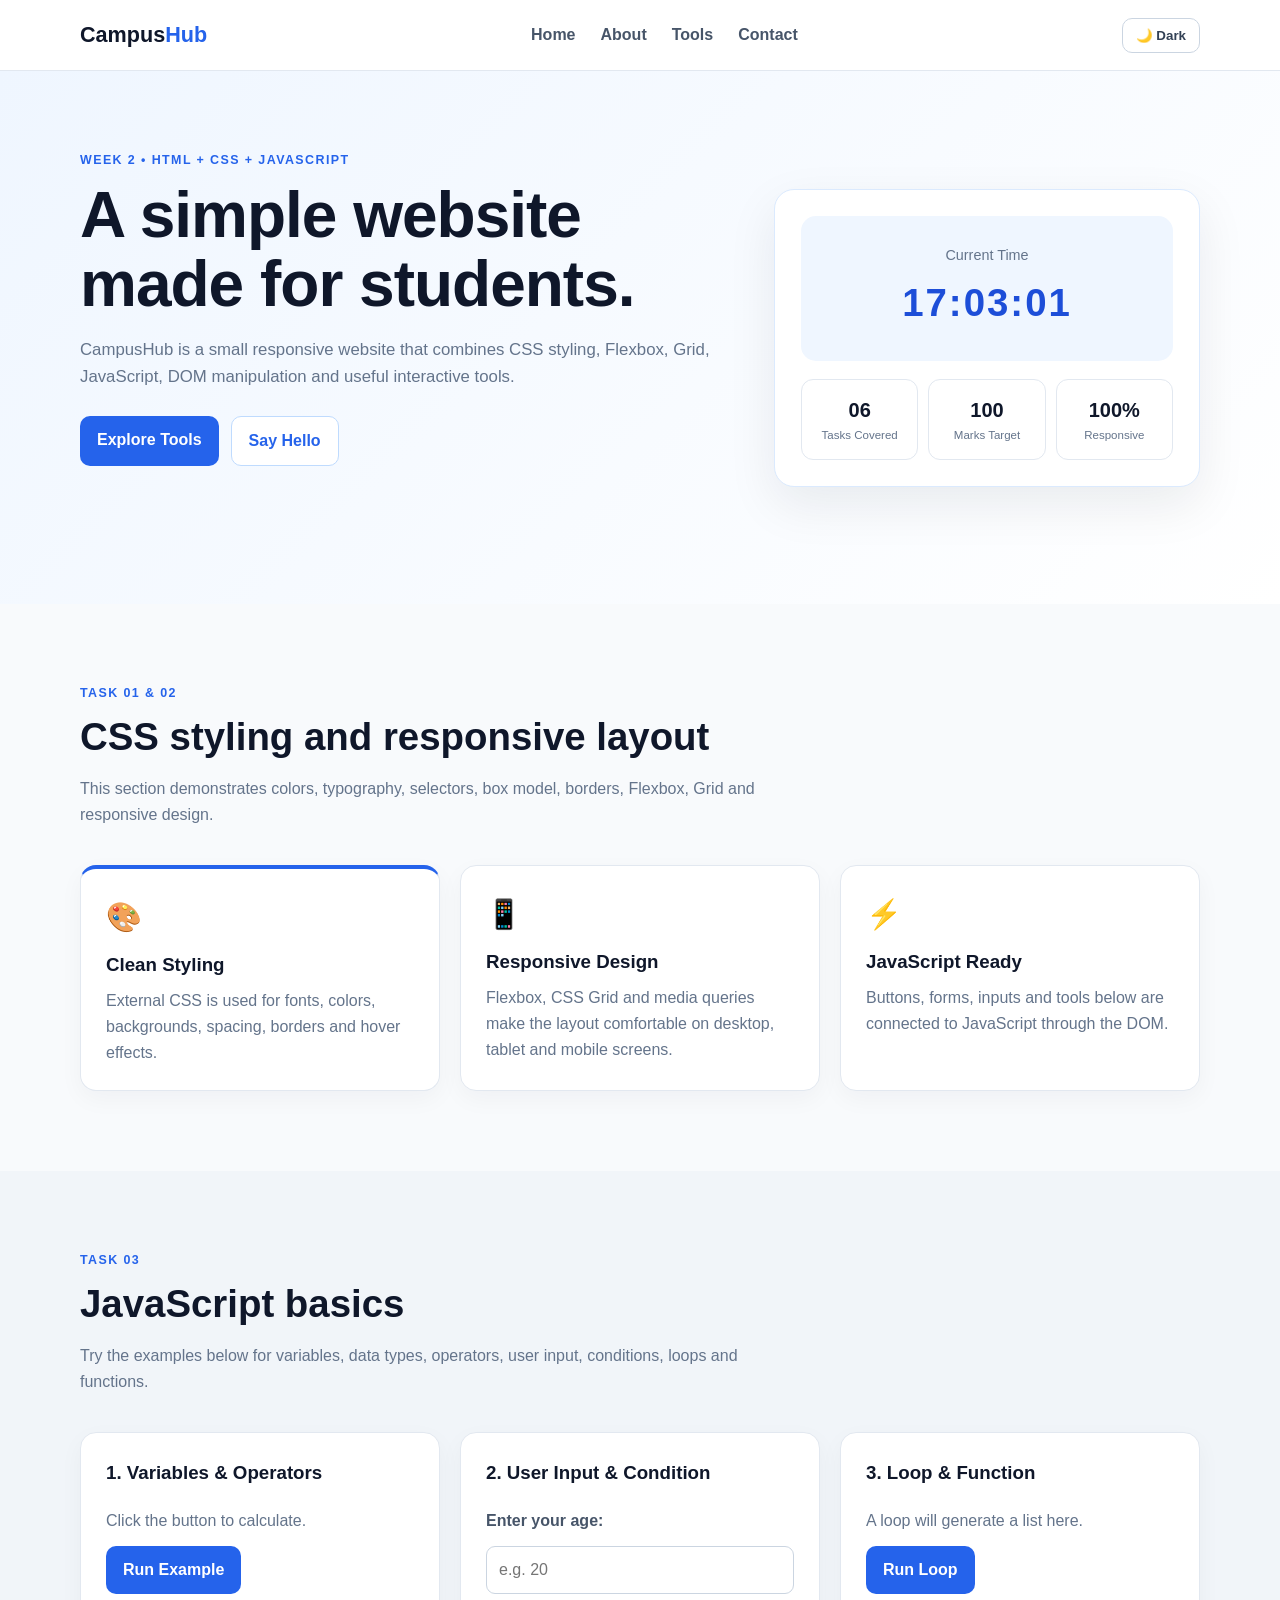
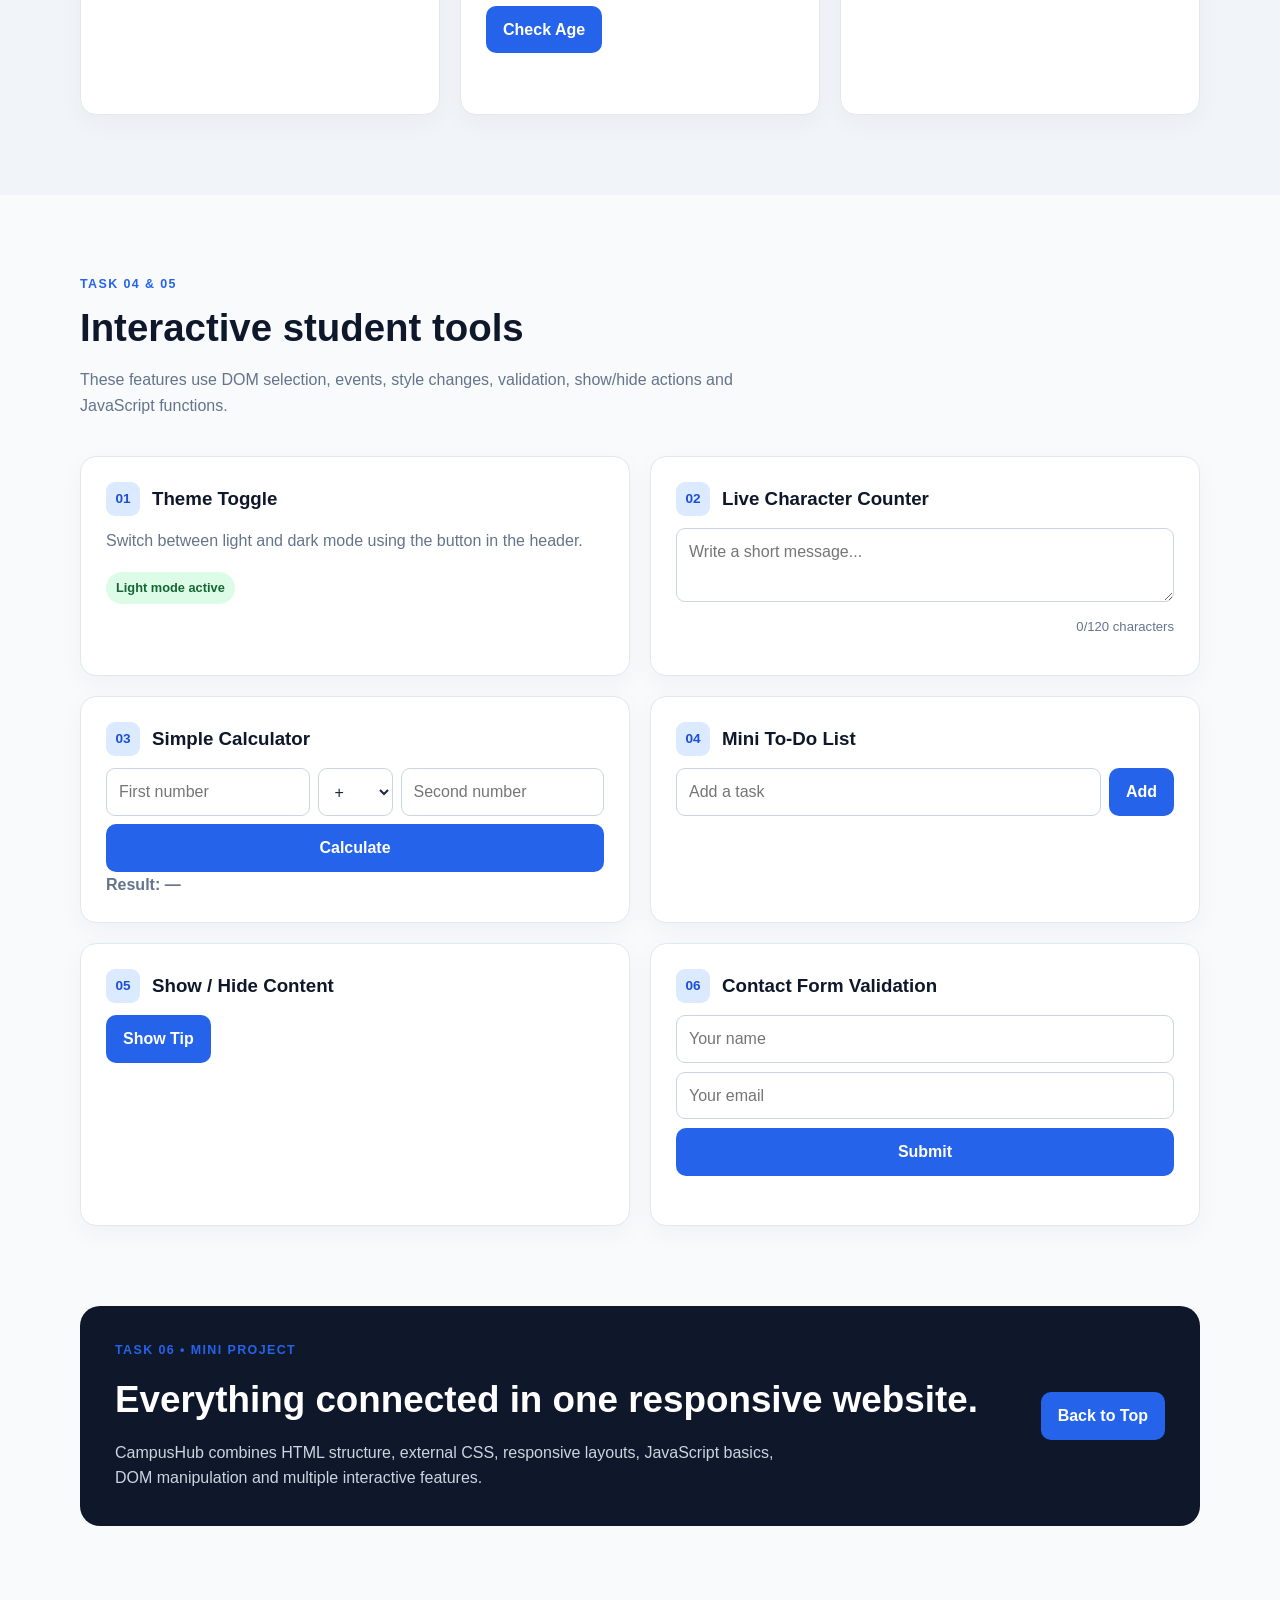
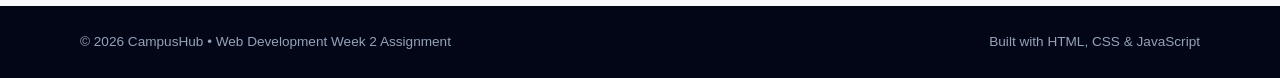
<file: index.html>
<!DOCTYPE html>
<html lang="en">
<head>
    <meta charset="UTF-8">
    <meta name="viewport" content="width=device-width, initial-scale=1.0">
    <title>CampusHub | Week 2 Web Development</title>
    <link rel="stylesheet" href="style.css">
</head>
<body>
    <header class="site-header">
        <nav class="navbar container">
            <a href="#" class="logo">Campus<span>Hub</span></a>

            <button class="menu-btn" id="menuBtn" aria-label="Open menu">☰</button>

            <div class="nav-links" id="navLinks">
                <a href="#home">Home</a>
                <a href="#about">About</a>
                <a href="#tools">Tools</a>
                <a href="#contact">Contact</a>
            </div>

            <button class="theme-btn" id="themeBtn">🌙 Dark</button>
        </nav>
    </header>

    <main>
        <!-- Hero: HTML structure + element/class/id selectors -->
        <section class="hero" id="home">
            <div class="container hero-grid">
                <div class="hero-content">
                    <p class="eyebrow">WEEK 2 • HTML + CSS + JAVASCRIPT</p>
                    <h1 id="mainHeading">A simple website made for students.</h1>
                    <p>
                        CampusHub is a small responsive website that combines CSS styling,
                        Flexbox, Grid, JavaScript, DOM manipulation and useful interactive tools.
                    </p>
                    <div class="hero-actions">
                        <a class="btn primary" href="#tools">Explore Tools</a>
                        <button class="btn secondary" id="welcomeBtn">Say Hello</button>
                    </div>
                    <p id="welcomeMessage" class="message"></p>
                </div>

                <div class="hero-card">
                    <div class="clock-box">
                        <span>Current Time</span>
                        <strong id="clock">00:00:00</strong>
                    </div>
                    <div class="stats">
                        <div>
                            <strong>06</strong>
                            <span>Tasks Covered</span>
                        </div>
                        <div>
                            <strong>100</strong>
                            <span>Marks Target</span>
                        </div>
                        <div>
                            <strong>100%</strong>
                            <span>Responsive</span>
                        </div>
                    </div>
                </div>
            </div>
        </section>

        <!-- Task 1 + Task 2 -->
        <section class="section" id="about">
            <div class="container">
                <div class="section-heading">
                    <p class="eyebrow">TASK 01 & 02</p>
                    <h2>CSS styling and responsive layout</h2>
                    <p>
                        This section demonstrates colors, typography, selectors, box model,
                        borders, Flexbox, Grid and responsive design.
                    </p>
                </div>

                <div class="feature-grid">
                    <article class="feature-card highlight-card">
                        <div class="icon">🎨</div>
                        <h3>Clean Styling</h3>
                        <p>
                            External CSS is used for fonts, colors, backgrounds, spacing,
                            borders and hover effects.
                        </p>
                    </article>

                    <article class="feature-card">
                        <div class="icon">📱</div>
                        <h3>Responsive Design</h3>
                        <p>
                            Flexbox, CSS Grid and media queries make the layout comfortable
                            on desktop, tablet and mobile screens.
                        </p>
                    </article>

                    <article class="feature-card">
                        <div class="icon">⚡</div>
                        <h3>JavaScript Ready</h3>
                        <p>
                            Buttons, forms, inputs and tools below are connected to
                            JavaScript through the DOM.
                        </p>
                    </article>
                </div>
            </div>
        </section>

        <!-- Task 3 -->
        <section class="section soft-section">
            <div class="container">
                <div class="section-heading">
                    <p class="eyebrow">TASK 03</p>
                    <h2>JavaScript basics</h2>
                    <p>
                        Try the examples below for variables, data types, operators,
                        user input, conditions, loops and functions.
                    </p>
                </div>

                <div class="js-demo-grid">
                    <div class="demo-box">
                        <h3>1. Variables & Operators</h3>
                        <p id="variableOutput">Click the button to calculate.</p>
                        <button class="small-btn" id="variableBtn">Run Example</button>
                    </div>

                    <div class="demo-box">
                        <h3>2. User Input & Condition</h3>
                        <label for="ageInput">Enter your age:</label>
                        <input type="number" id="ageInput" min="1" placeholder="e.g. 20">
                        <button class="small-btn" id="ageBtn">Check Age</button>
                        <p id="ageOutput" class="result"></p>
                    </div>

                    <div class="demo-box">
                        <h3>3. Loop & Function</h3>
                        <p id="loopOutput">A loop will generate a list here.</p>
                        <button class="small-btn" id="loopBtn">Run Loop</button>
                    </div>
                </div>
            </div>
        </section>

        <!-- Task 4 + Task 5 -->
        <section class="section" id="tools">
            <div class="container">
                <div class="section-heading">
                    <p class="eyebrow">TASK 04 & 05</p>
                    <h2>Interactive student tools</h2>
                    <p>
                        These features use DOM selection, events, style changes, validation,
                        show/hide actions and JavaScript functions.
                    </p>
                </div>

                <div class="tools-grid">
                    <!-- Theme -->
                    <article class="tool-card">
                        <div class="tool-title">
                            <span class="tool-number">01</span>
                            <h3>Theme Toggle</h3>
                        </div>
                        <p>Switch between light and dark mode using the button in the header.</p>
                        <span class="status-pill" id="themeStatus">Light mode active</span>
                    </article>

                    <!-- Character Counter -->
                    <article class="tool-card">
                        <div class="tool-title">
                            <span class="tool-number">02</span>
                            <h3>Live Character Counter</h3>
                        </div>
                        <textarea id="messageInput" maxlength="120" placeholder="Write a short message..."></textarea>
                        <div class="counter"><span id="charCount">0</span>/120 characters</div>
                    </article>

                    <!-- Calculator -->
                    <article class="tool-card">
                        <div class="tool-title">
                            <span class="tool-number">03</span>
                            <h3>Simple Calculator</h3>
                        </div>
                        <div class="calculator">
                            <input type="number" id="num1" placeholder="First number">
                            <select id="operator" aria-label="Operator">
                                <option value="+">+</option>
                                <option value="-">−</option>
                                <option value="*">×</option>
                                <option value="/">÷</option>
                            </select>
                            <input type="number" id="num2" placeholder="Second number">
                            <button class="small-btn" id="calculateBtn">Calculate</button>
                        </div>
                        <p id="calcResult" class="result">Result: —</p>
                    </article>

                    <!-- To-do -->
                    <article class="tool-card">
                        <div class="tool-title">
                            <span class="tool-number">04</span>
                            <h3>Mini To-Do List</h3>
                        </div>
                        <div class="todo-input">
                            <input type="text" id="todoInput" placeholder="Add a task">
                            <button class="small-btn" id="addTodoBtn">Add</button>
                        </div>
                        <ul id="todoList" class="todo-list"></ul>
                    </article>

                    <!-- Show / Hide -->
                    <article class="tool-card">
                        <div class="tool-title">
                            <span class="tool-number">05</span>
                            <h3>Show / Hide Content</h3>
                        </div>
                        <button class="small-btn" id="toggleBtn">Show Tip</button>
                        <p id="hiddenTip" class="hidden-content">
                            Tip: Keep your HTML semantic, CSS organized and JavaScript easy to read.
                        </p>
                    </article>

                    <!-- Form validation -->
                    <article class="tool-card" id="contact">
                        <div class="tool-title">
                            <span class="tool-number">06</span>
                            <h3>Contact Form Validation</h3>
                        </div>
                        <form id="contactForm" novalidate>
                            <input type="text" id="nameInput" placeholder="Your name">
                            <input type="email" id="emailInput" placeholder="Your email">
                            <button type="submit" class="small-btn">Submit</button>
                        </form>
                        <p id="formMessage" class="result"></p>
                    </article>
                </div>
            </div>
        </section>

        <!-- Task 6 -->
        <section class="section project-section">
            <div class="container project-box">
                <div>
                    <p class="eyebrow">TASK 06 • MINI PROJECT</p>
                    <h2>Everything connected in one responsive website.</h2>
                    <p>
                        CampusHub combines HTML structure, external CSS, responsive layouts,
                        JavaScript basics, DOM manipulation and multiple interactive features.
                    </p>
                </div>
                <a href="#home" class="btn primary">Back to Top</a>
            </div>
        </section>
    </main>

    <footer class="footer">
        <div class="container footer-content">
            <p>© 2026 CampusHub • Web Development Week 2 Assignment</p>
            <p>Built with HTML, CSS & JavaScript</p>
        </div>
    </footer>

    <script src="script.js"></script>
</body>
</html>
</file>
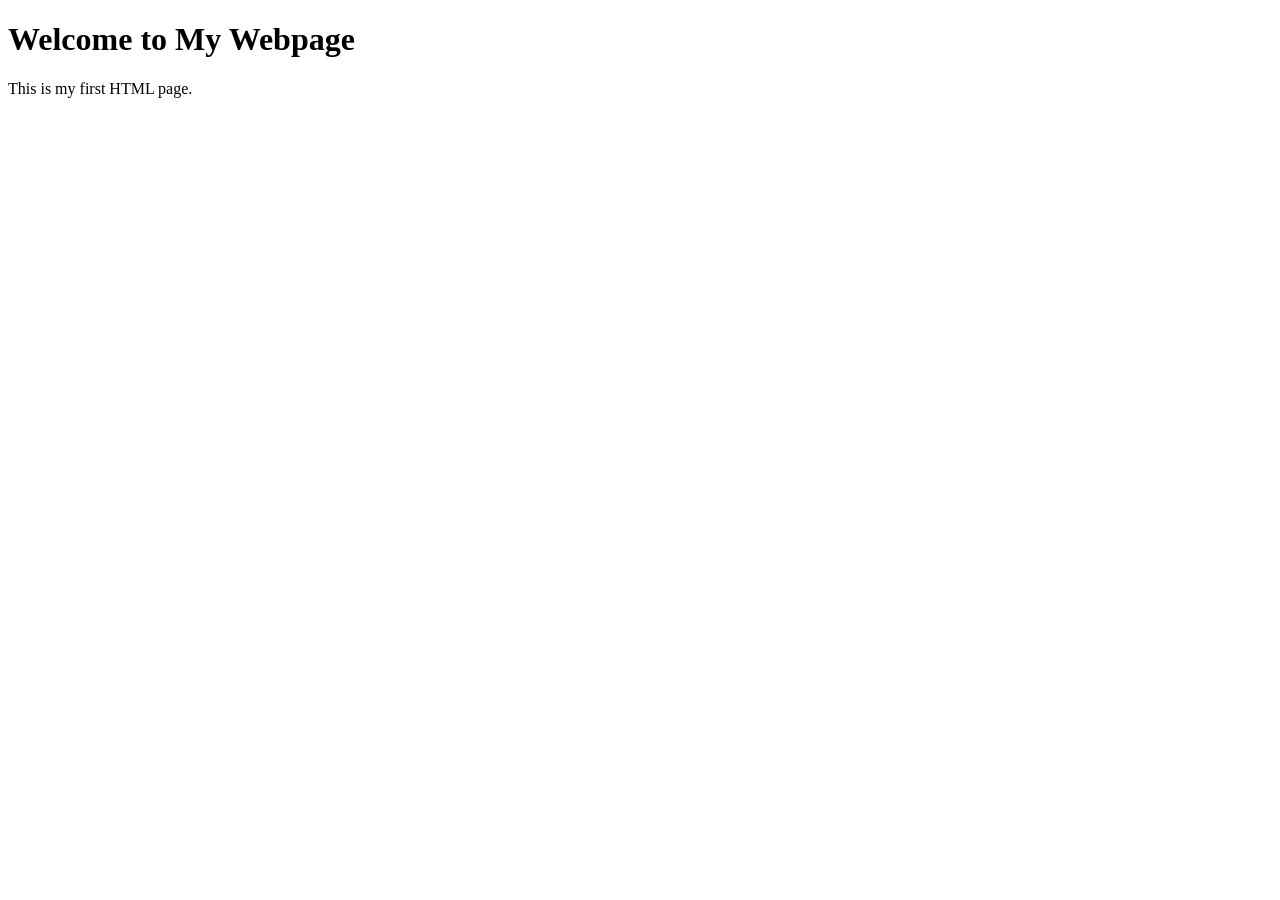
<file: task1.html>
<!DOCTYPE html>
<html lang="en">
<head>
    <meta charset="UTF-8">
    <meta name="viewport" content="width=device-width, initial-scale=1.0">
    <title>My First Webpage</title>
</head>
<body>

    <h1>Welcome to My Webpage</h1>
    <p>This is my first HTML page.</p>

</body>
</html>
</file>
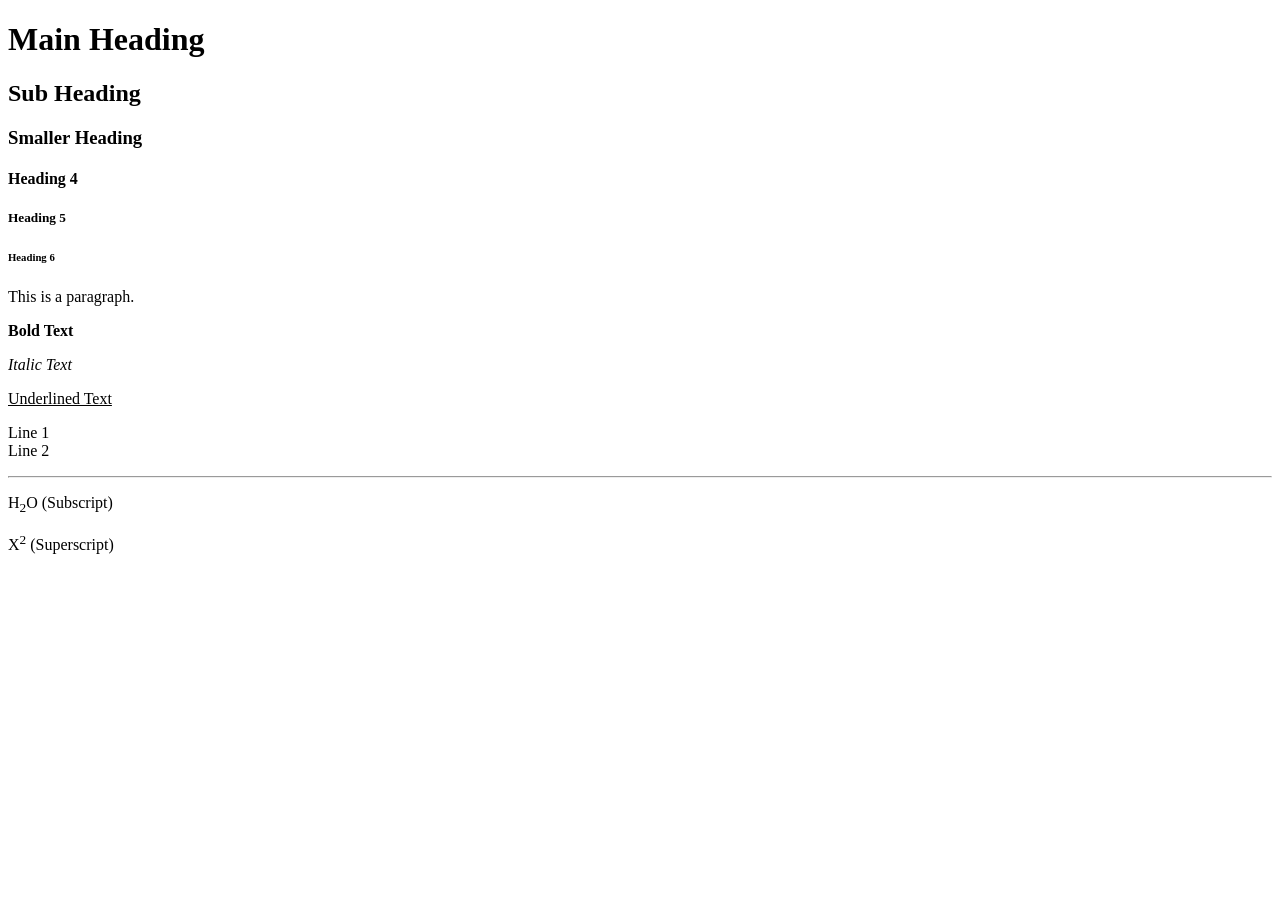
<file: task2.html>
<!DOCTYPE html>
<html>
<head>
    <title>Text Formatting</title>
</head>
<body>

    <h1>Main Heading</h1>
    <h2>Sub Heading</h2>
    <h3>Smaller Heading</h3>
    <h4>Heading 4</h4>
    <h5>Heading 5</h5>
    <h6>Heading 6</h6>

    <p>This is a paragraph.</p>

    <p><b>Bold Text</b></p>
    <p><i>Italic Text</i></p>
    <p><u>Underlined Text</u></p>

    <p>Line 1<br>Line 2</p>

    <hr>

    <p>H<sub>2</sub>O (Subscript)</p>
    <p>X<sup>2</sup> (Superscript)</p>

    <!-- This is a comment -->

</body>
</html>
</file>
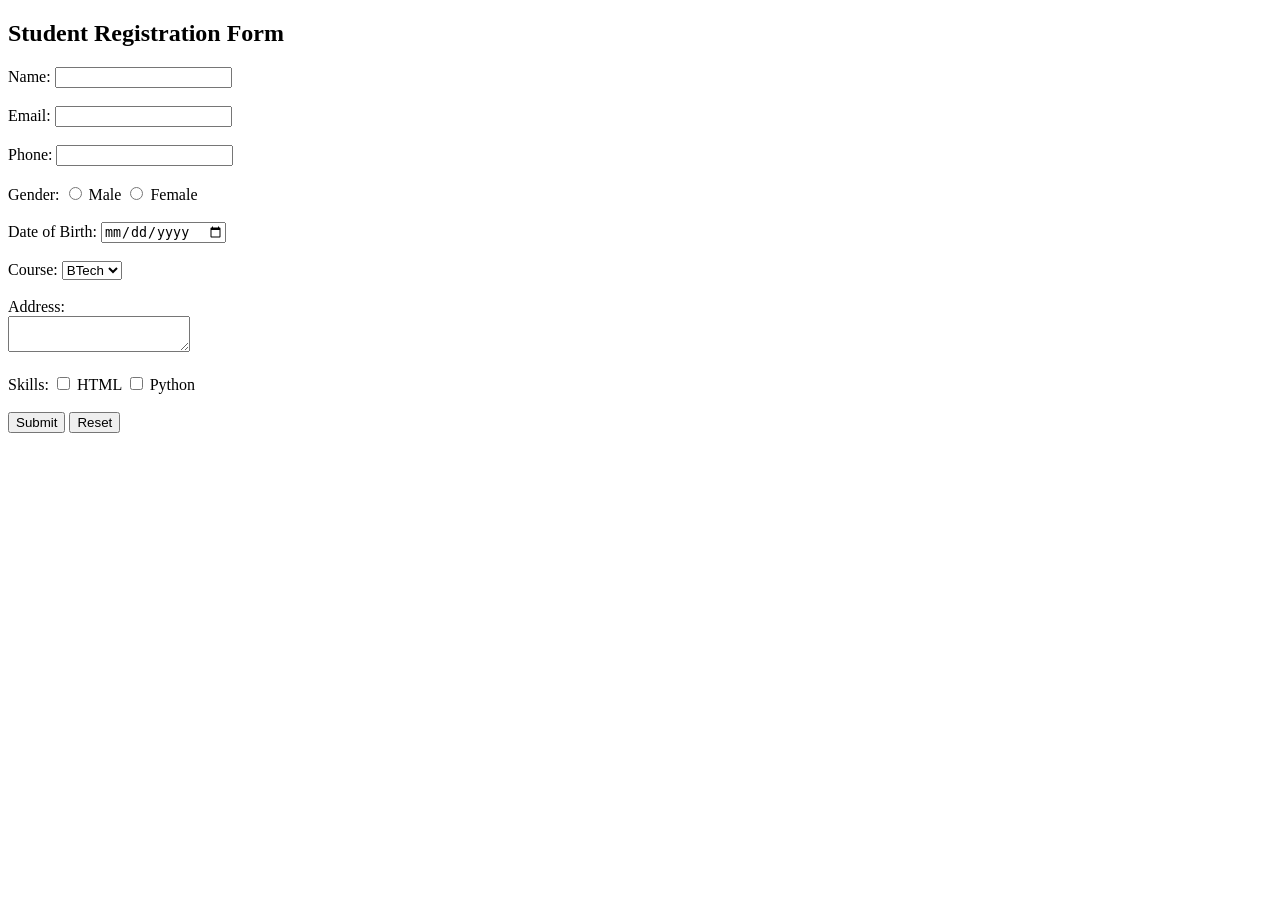
<file: task4.html>
<!DOCTYPE html>
<html>
<head>
    <title>Student Form</title>
</head>
<body>

    <h2>Student Registration Form</h2>

    <form>
        Name: <input type="text"><br><br>

        Email: <input type="email"><br><br>

        Phone: <input type="tel"><br><br>

        Gender:
        <input type="radio" name="gender"> Male
        <input type="radio" name="gender"> Female<br><br>

        Date of Birth:
        <input type="date"><br><br>

        Course:
        <select>
            <option>BTech</option>
            <option>BCA</option>
        </select><br><br>

        Address:<br>
        <textarea></textarea><br><br>

        Skills:
        <input type="checkbox"> HTML
        <input type="checkbox"> Python<br><br>

        <input type="submit" value="Submit">
        <input type="reset" value="Reset">
    </form>

</body>
</html>
</file>
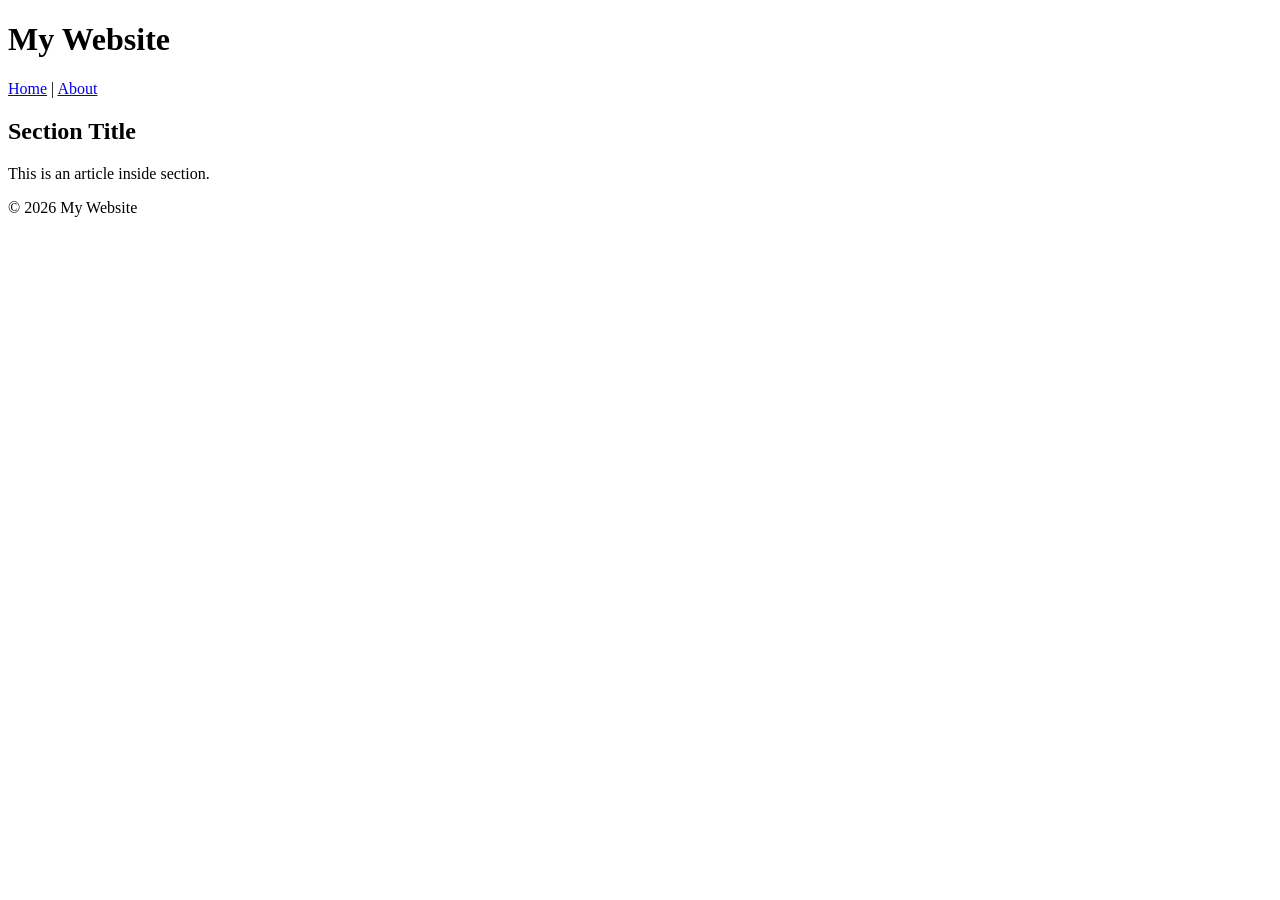
<file: task5.html>
<!DOCTYPE html>
<html>
<head>
    <title>Semantic Page</title>
</head>
<body>

<header>
    <h1>My Website</h1>
</header>

<nav>
    <a href="#">Home</a> |
    <a href="#">About</a>
</nav>

<main>
    <section>
        <h2>Section Title</h2>
        <article>
            <p>This is an article inside section.</p>
        </article>
    </section>
</main>

<footer>
    <p>© 2026 My Website</p>
</footer>

</body>
</html>
</file>
<file: style.css>
/* =========================================
   CampusHub - Week 2 Assignment
   External CSS file
   ========================================= */

/* Element selector */
* {
    box-sizing: border-box;
}

html {
    scroll-behavior: smooth;
}

body {
    margin: 0;
    font-family: Arial, Helvetica, sans-serif;
    color: #1e293b;
    background: #f8fafc;
    line-height: 1.6;
}

/* ID selector */
#mainHeading {
    letter-spacing: -1px;
}

/* Class selectors */
.container {
    width: min(1120px, 92%);
    margin: 0 auto;
}

.site-header {
    position: sticky;
    top: 0;
    z-index: 100;
    background: rgba(255, 255, 255, 0.95);
    border-bottom: 1px solid #e2e8f0;
    backdrop-filter: blur(8px);
}

.navbar {
    min-height: 70px;
    display: flex;
    align-items: center;
    justify-content: space-between;
    gap: 20px;
}

.logo {
    color: #0f172a;
    text-decoration: none;
    font-size: 1.35rem;
    font-weight: 800;
}

.logo span {
    color: #2563eb;
}

.nav-links {
    display: flex;
    align-items: center;
    gap: 25px;
}

.nav-links a {
    color: #475569;
    text-decoration: none;
    font-weight: 600;
}

.nav-links a:hover {
    color: #2563eb;
}

.theme-btn,
.menu-btn {
    border: 1px solid #cbd5e1;
    background: white;
    color: #334155;
    border-radius: 10px;
    padding: 9px 13px;
    cursor: pointer;
    font-weight: 600;
}

.menu-btn {
    display: none;
    font-size: 1.1rem;
}

.hero {
    padding: 80px 0;
    background: linear-gradient(135deg, #eff6ff, #ffffff);
}

.hero-grid {
    display: grid;
    grid-template-columns: 1.2fr 0.8fr;
    gap: 55px;
    align-items: center;
}

.eyebrow {
    margin: 0 0 10px;
    color: #2563eb;
    font-size: 0.78rem;
    font-weight: 800;
    letter-spacing: 1.4px;
}

.hero h1 {
    max-width: 700px;
    margin: 0 0 18px;
    font-size: clamp(2.3rem, 5vw, 4.5rem);
    line-height: 1.08;
    color: #0f172a;
}

.hero-content > p:not(.eyebrow) {
    max-width: 650px;
    color: #64748b;
    font-size: 1.05rem;
}

.hero-actions {
    display: flex;
    gap: 12px;
    flex-wrap: wrap;
    margin-top: 25px;
}

.btn,
.small-btn {
    border: 0;
    border-radius: 10px;
    padding: 11px 17px;
    font: inherit;
    font-weight: 700;
    cursor: pointer;
    text-decoration: none;
    display: inline-block;
}

.primary {
    background: #2563eb;
    color: white;
}

.primary:hover {
    background: #1d4ed8;
}

.secondary {
    background: white;
    color: #2563eb;
    border: 1px solid #bfdbfe;
}

.message {
    min-height: 25px;
    color: #2563eb;
    font-weight: 700;
}

.hero-card {
    background: white;
    padding: 26px;
    border: 1px solid #dbeafe;
    border-radius: 20px;
    box-shadow: 0 18px 50px rgba(15, 23, 42, 0.08);
}

.clock-box {
    padding: 28px;
    border-radius: 15px;
    background: #eff6ff;
    text-align: center;
}

.clock-box span {
    display: block;
    color: #64748b;
    font-size: 0.9rem;
}

.clock-box strong {
    display: block;
    margin-top: 5px;
    color: #1d4ed8;
    font-size: 2.4rem;
    letter-spacing: 2px;
}

.stats {
    display: flex;
    gap: 10px;
    margin-top: 18px;
}

.stats div {
    flex: 1;
    padding: 14px 8px;
    border: 1px solid #e2e8f0;
    border-radius: 12px;
    text-align: center;
}

.stats strong,
.stats span {
    display: block;
}

.stats strong {
    color: #0f172a;
    font-size: 1.25rem;
}

.stats span {
    color: #64748b;
    font-size: 0.72rem;
}

.section {
    padding: 80px 0;
}

.soft-section {
    background: #f1f5f9;
}

.section-heading {
    max-width: 720px;
    margin-bottom: 38px;
}

.section-heading h2 {
    margin: 0 0 10px;
    color: #0f172a;
    font-size: clamp(1.8rem, 3vw, 2.7rem);
    line-height: 1.2;
}

.section-heading > p:last-child {
    color: #64748b;
}

.feature-grid {
    display: grid;
    grid-template-columns: repeat(3, 1fr);
    gap: 20px;
}

.feature-card,
.demo-box,
.tool-card {
    background: white;
    border: 1px solid #e2e8f0;
    border-radius: 16px;
    padding: 25px;
    box-shadow: 0 8px 25px rgba(15, 23, 42, 0.04);
}

.feature-card {
    transition: transform 0.2s ease, box-shadow 0.2s ease;
}

.feature-card:hover {
    transform: translateY(-4px);
    box-shadow: 0 14px 35px rgba(15, 23, 42, 0.09);
}

.highlight-card {
    border-top: 4px solid #2563eb;
}

.icon {
    font-size: 1.8rem;
    margin-bottom: 10px;
}

.feature-card h3,
.demo-box h3,
.tool-card h3 {
    margin: 0 0 8px;
    color: #0f172a;
}

.feature-card p,
.demo-box p,
.tool-card p {
    margin: 0;
    color: #64748b;
}

.js-demo-grid {
    display: grid;
    grid-template-columns: repeat(3, 1fr);
    gap: 20px;
}

.demo-box {
    display: flex;
    flex-direction: column;
    gap: 12px;
}

.demo-box label {
    color: #475569;
    font-weight: 600;
}

.small-btn {
    background: #2563eb;
    color: white;
    align-self: flex-start;
}

.small-btn:hover {
    background: #1d4ed8;
}

input,
textarea,
select {
    width: 100%;
    border: 1px solid #cbd5e1;
    border-radius: 9px;
    padding: 10px 12px;
    font: inherit;
    color: #1e293b;
    background: white;
    outline: none;
}

input:focus,
textarea:focus,
select:focus {
    border-color: #2563eb;
    box-shadow: 0 0 0 3px rgba(37, 99, 235, 0.1);
}

.result {
    min-height: 24px;
    font-weight: 700;
}

.tools-grid {
    display: grid;
    grid-template-columns: repeat(2, 1fr);
    gap: 20px;
}

.tool-card {
    min-height: 220px;
}

.tool-title {
    display: flex;
    align-items: center;
    gap: 12px;
    margin-bottom: 12px;
}

.tool-title h3 {
    margin: 0;
}

.tool-number {
    display: grid;
    place-items: center;
    width: 34px;
    height: 34px;
    border-radius: 9px;
    background: #dbeafe;
    color: #1d4ed8;
    font-size: 0.85rem;
    font-weight: 800;
}

.status-pill {
    display: inline-block;
    margin-top: 18px;
    padding: 6px 10px;
    border-radius: 999px;
    background: #dcfce7;
    color: #166534;
    font-size: 0.8rem;
    font-weight: 700;
}

.counter {
    margin-top: 7px;
    color: #64748b;
    text-align: right;
    font-size: 0.82rem;
}

.calculator {
    display: grid;
    grid-template-columns: 1fr 75px 1fr;
    gap: 8px;
}

.calculator .small-btn {
    grid-column: 1 / -1;
}

.todo-input {
    display: flex;
    gap: 8px;
}

.todo-input input {
    flex: 1;
}

.todo-list {
    margin: 15px 0 0;
    padding: 0;
    list-style: none;
}

.todo-list li {
    display: flex;
    justify-content: space-between;
    gap: 10px;
    align-items: center;
    padding: 8px 10px;
    margin-bottom: 7px;
    border-radius: 8px;
    background: #f1f5f9;
}

.todo-list li span {
    word-break: break-word;
}

.delete-btn {
    border: 0;
    background: transparent;
    color: #dc2626;
    cursor: pointer;
    font-weight: 700;
}

.hidden-content {
    display: none;
    margin-top: 15px !important;
    padding: 12px;
    border-radius: 9px;
    background: #eff6ff;
    color: #1e40af !important;
}

#contactForm {
    display: grid;
    gap: 9px;
}

.project-section {
    padding-top: 0;
}

.project-box {
    display: flex;
    align-items: center;
    justify-content: space-between;
    gap: 30px;
    padding: 35px;
    border-radius: 20px;
    background: #0f172a;
    color: white;
}

.project-box h2 {
    margin: 0 0 10px;
    font-size: clamp(1.6rem, 3vw, 2.3rem);
}

.project-box p:not(.eyebrow) {
    max-width: 700px;
    margin: 0;
    color: #cbd5e1;
}

.footer {
    padding: 25px 0;
    background: #020617;
    color: #94a3b8;
}

.footer-content {
    display: flex;
    justify-content: space-between;
    gap: 15px;
    font-size: 0.85rem;
}

.footer p {
    margin: 0;
}

/* Dark mode - applied by JavaScript */
body.dark {
    color: #e2e8f0;
    background: #0f172a;
}

body.dark .site-header {
    background: rgba(15, 23, 42, 0.95);
    border-color: #334155;
}

body.dark .logo,
body.dark .hero h1,
body.dark .section-heading h2,
body.dark .feature-card h3,
body.dark .demo-box h3,
body.dark .tool-card h3,
body.dark .stats strong {
    color: #f8fafc;
}

body.dark .nav-links a,
body.dark .hero-content > p:not(.eyebrow),
body.dark .section-heading > p:last-child,
body.dark .feature-card p,
body.dark .demo-box p,
body.dark .tool-card p,
body.dark .label,
body.dark .stats span {
    color: #94a3b8;
}

body.dark .theme-btn,
body.dark .menu-btn,
body.dark .secondary,
body.dark .hero-card,
body.dark .feature-card,
body.dark .demo-box,
body.dark .tool-card,
body.dark input,
body.dark textarea,
body.dark select {
    background: #1e293b;
    color: #e2e8f0;
    border-color: #475569;
}

body.dark .hero {
    background: linear-gradient(135deg, #172554, #0f172a);
}

body.dark .soft-section {
    background: #111827;
}

body.dark .clock-box,
body.dark .hidden-content {
    background: #172554;
}

body.dark .todo-list li {
    background: #334155;
}

/* Media query: tablet */
@media (max-width: 850px) {
    .hero-grid {
        grid-template-columns: 1fr;
    }

    .feature-grid,
    .js-demo-grid {
        grid-template-columns: 1fr;
    }

    .tools-grid {
        grid-template-columns: 1fr;
    }

    .hero {
        padding: 60px 0;
    }

    .section {
        padding: 60px 0;
    }
}

/* Media query: mobile */
@media (max-width: 650px) {
    .navbar {
        flex-wrap: wrap;
    }

    .menu-btn {
        display: block;
        margin-left: auto;
    }

    .nav-links {
        display: none;
        width: 100%;
        flex-direction: column;
        align-items: flex-start;
        gap: 12px;
        padding: 10px 0 15px;
    }

    .nav-links.show {
        display: flex;
    }

    .theme-btn {
        order: 3;
    }

    .hero h1 {
        font-size: 2.35rem;
    }

    .hero-card {
        padding: 18px;
    }

    .stats {
        flex-direction: column;
    }

    .calculator {
        grid-template-columns: 1fr 65px 1fr;
    }

    .project-box,
    .footer-content {
        flex-direction: column;
        align-items: flex-start;
    }

    .project-box {
        padding: 25px;
    }
}
</file>
